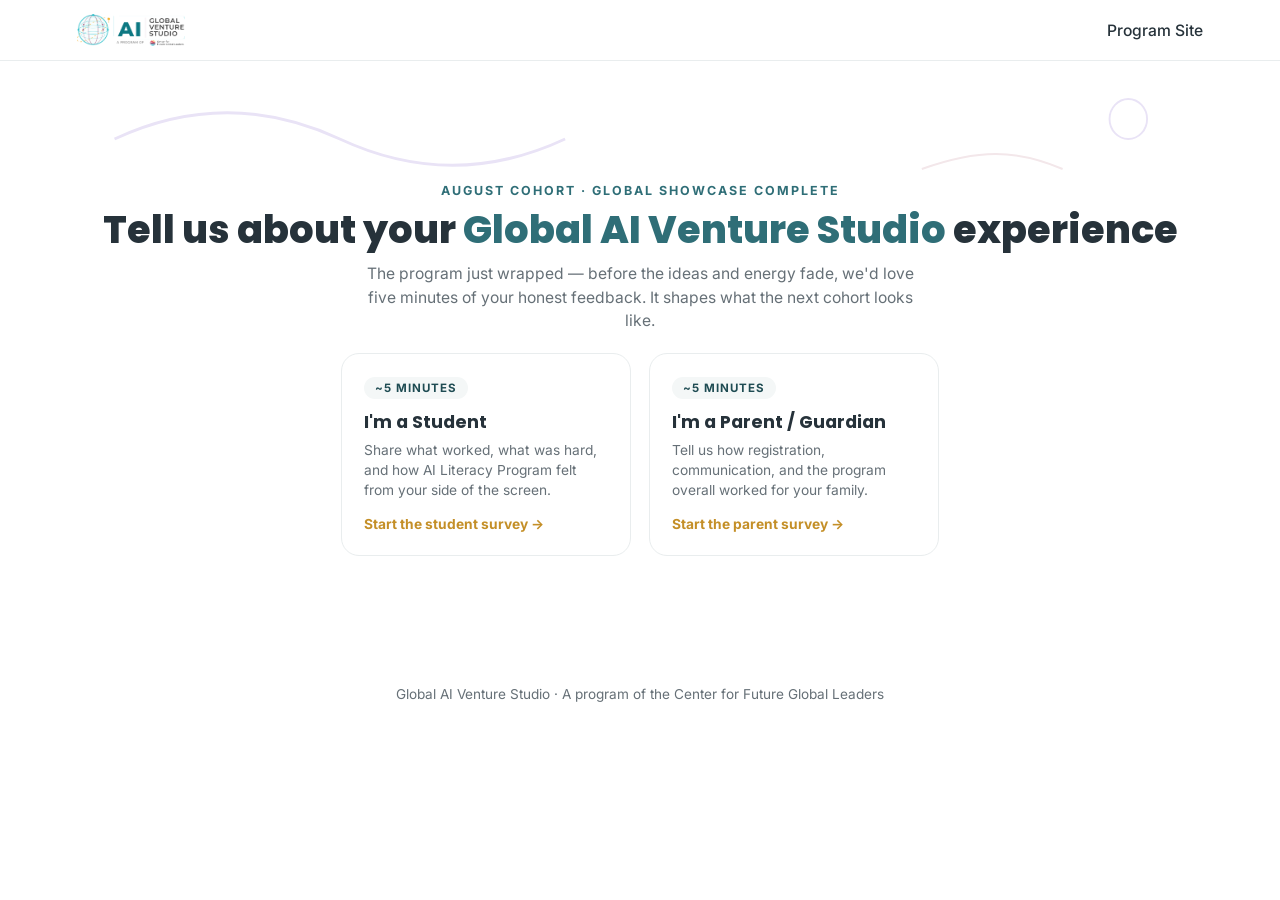
<file: index.html>
<!DOCTYPE html>
<html lang="en">
<head>
<meta charset="UTF-8">
<meta name="viewport" content="width=device-width, initial-scale=1.0">
<title>GAIVS End-of-Program Survey</title>
<link rel="preconnect" href="https://fonts.googleapis.com">
<link href="https://fonts.googleapis.com/css2?family=Poppins:wght@700;800&family=Inter:wght@400;500;600;700&display=swap" rel="stylesheet">
<link rel="icon" type="image/png" href="favicon.png">
<link rel="stylesheet" href="style.css?v=1787335695">
</head>
<body>

<header class="site-header">
  <div class="logo-mark"><img src="logo.png" alt="AI Global Venture Studio"></div>
  <nav>
    <a href="https://ailiteracy.cfgltoday.org" target="_blank" rel="noopener">Program Site</a>
  </nav>
</header>

<section class="hero">
  <svg class="hero-decor" width="100%" height="90" viewBox="0 0 1200 90" preserveAspectRatio="none">
    <path d="M40,50 C120,15 200,15 280,50 C360,85 440,85 520,50" fill="none" stroke="#e9e3f6" stroke-width="3"/>
    <circle cx="1120" cy="30" r="20" fill="none" stroke="#e9e3f6" stroke-width="2"/>
    <path d="M900,80 C960,60 1000,60 1050,80" fill="none" stroke="#f3e7ea" stroke-width="2"/>
  </svg>
  <div class="eyebrow">August Cohort · Global Showcase Complete</div>
  <h1>Tell us about your <span class="accent">Global AI Venture Studio</span> experience</h1>
  <p class="sub">The program just wrapped — before the ideas and energy fade, we'd love five minutes of your honest feedback. It shapes what the next cohort looks like.</p>
</section>

<div class="form-wrap" style="margin-top: 0;">
  <div class="landing-cards">
    <a class="landing-card" href="student.html">
      <span class="tag">~5 minutes</span>
      <h3>I'm a Student</h3>
      <p>Share what worked, what was hard, and how AI Literacy Program felt from your side of the screen.</p>
      <span class="go">Start the student survey →</span>
    </a>
    <a class="landing-card" href="parent.html">
      <span class="tag">~5 minutes</span>
      <h3>I'm a Parent / Guardian</h3>
      <p>Tell us how registration, communication, and the program overall worked for your family.</p>
      <span class="go">Start the parent survey →</span>
    </a>
  </div>
</div>

<footer class="site-footer">
  Global AI Venture Studio · A program of the Center for Future Global Leaders
</footer>

</body>
</html>
</file>
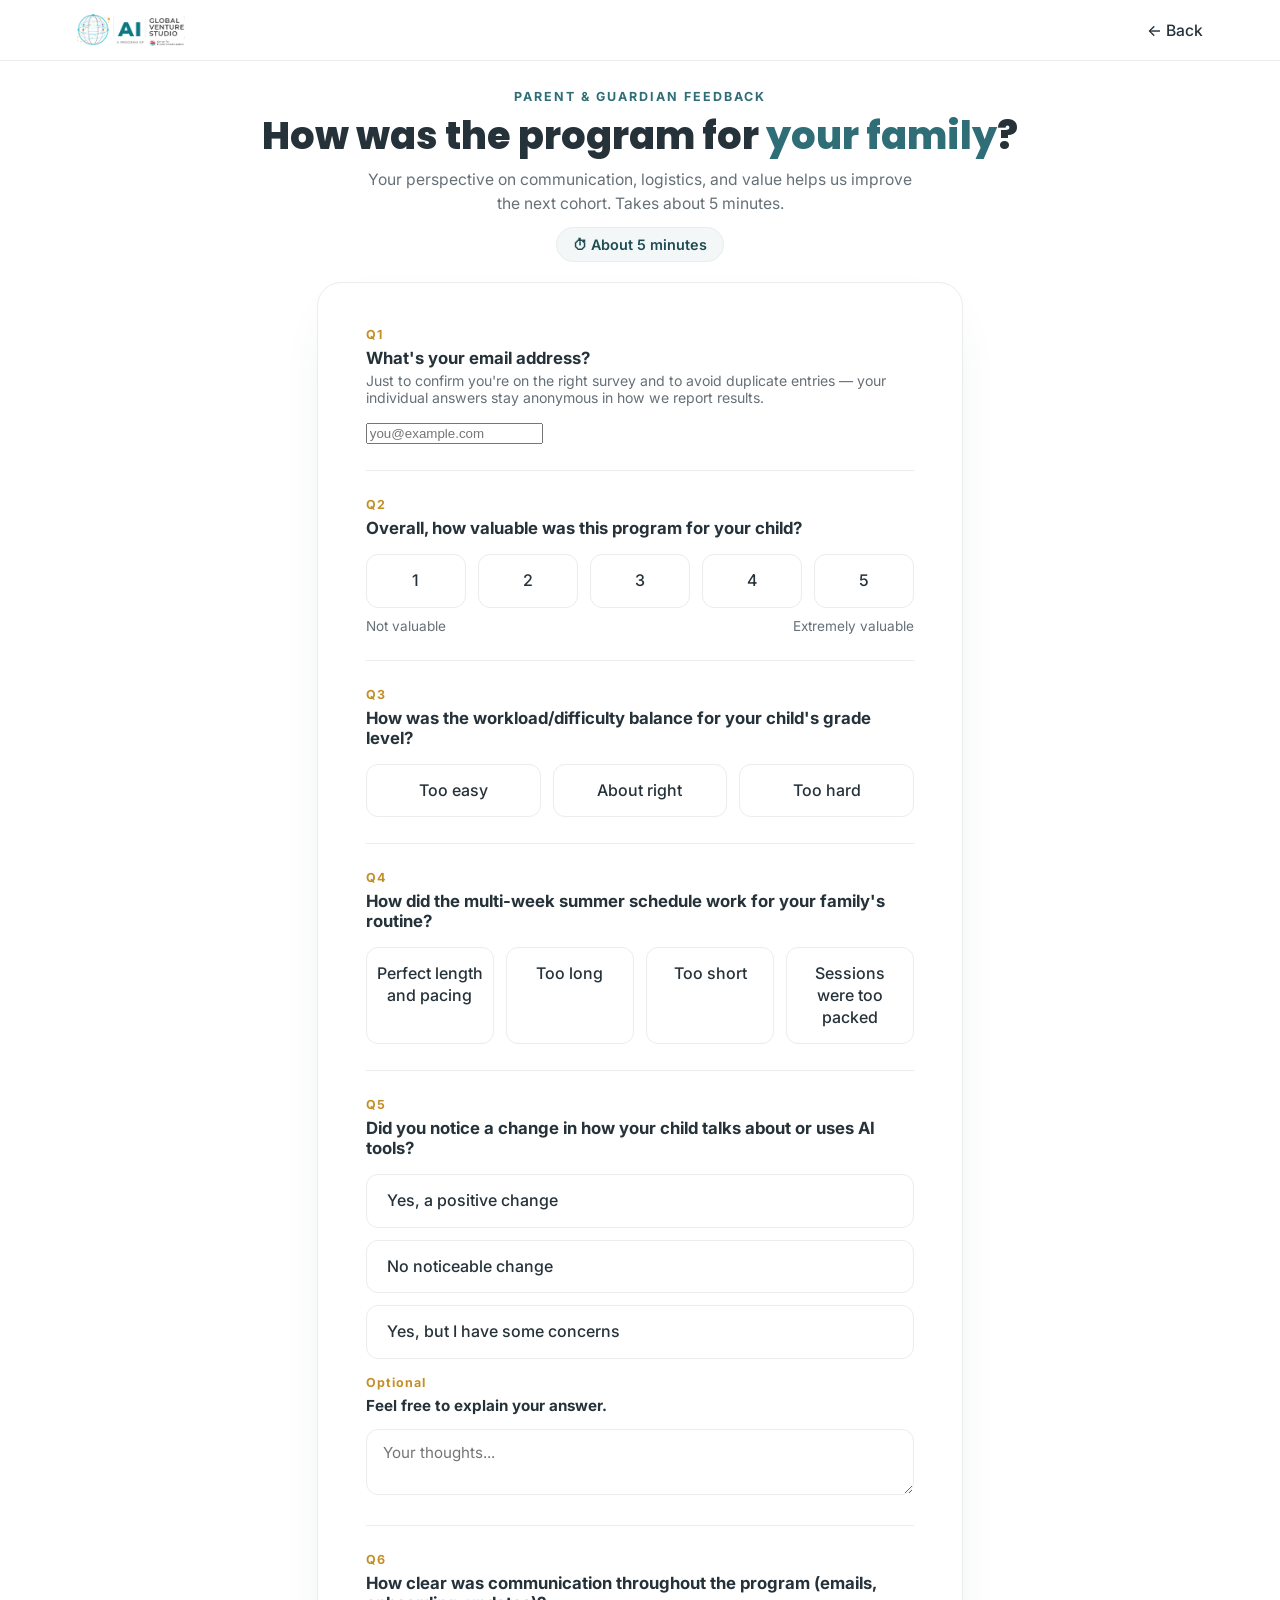
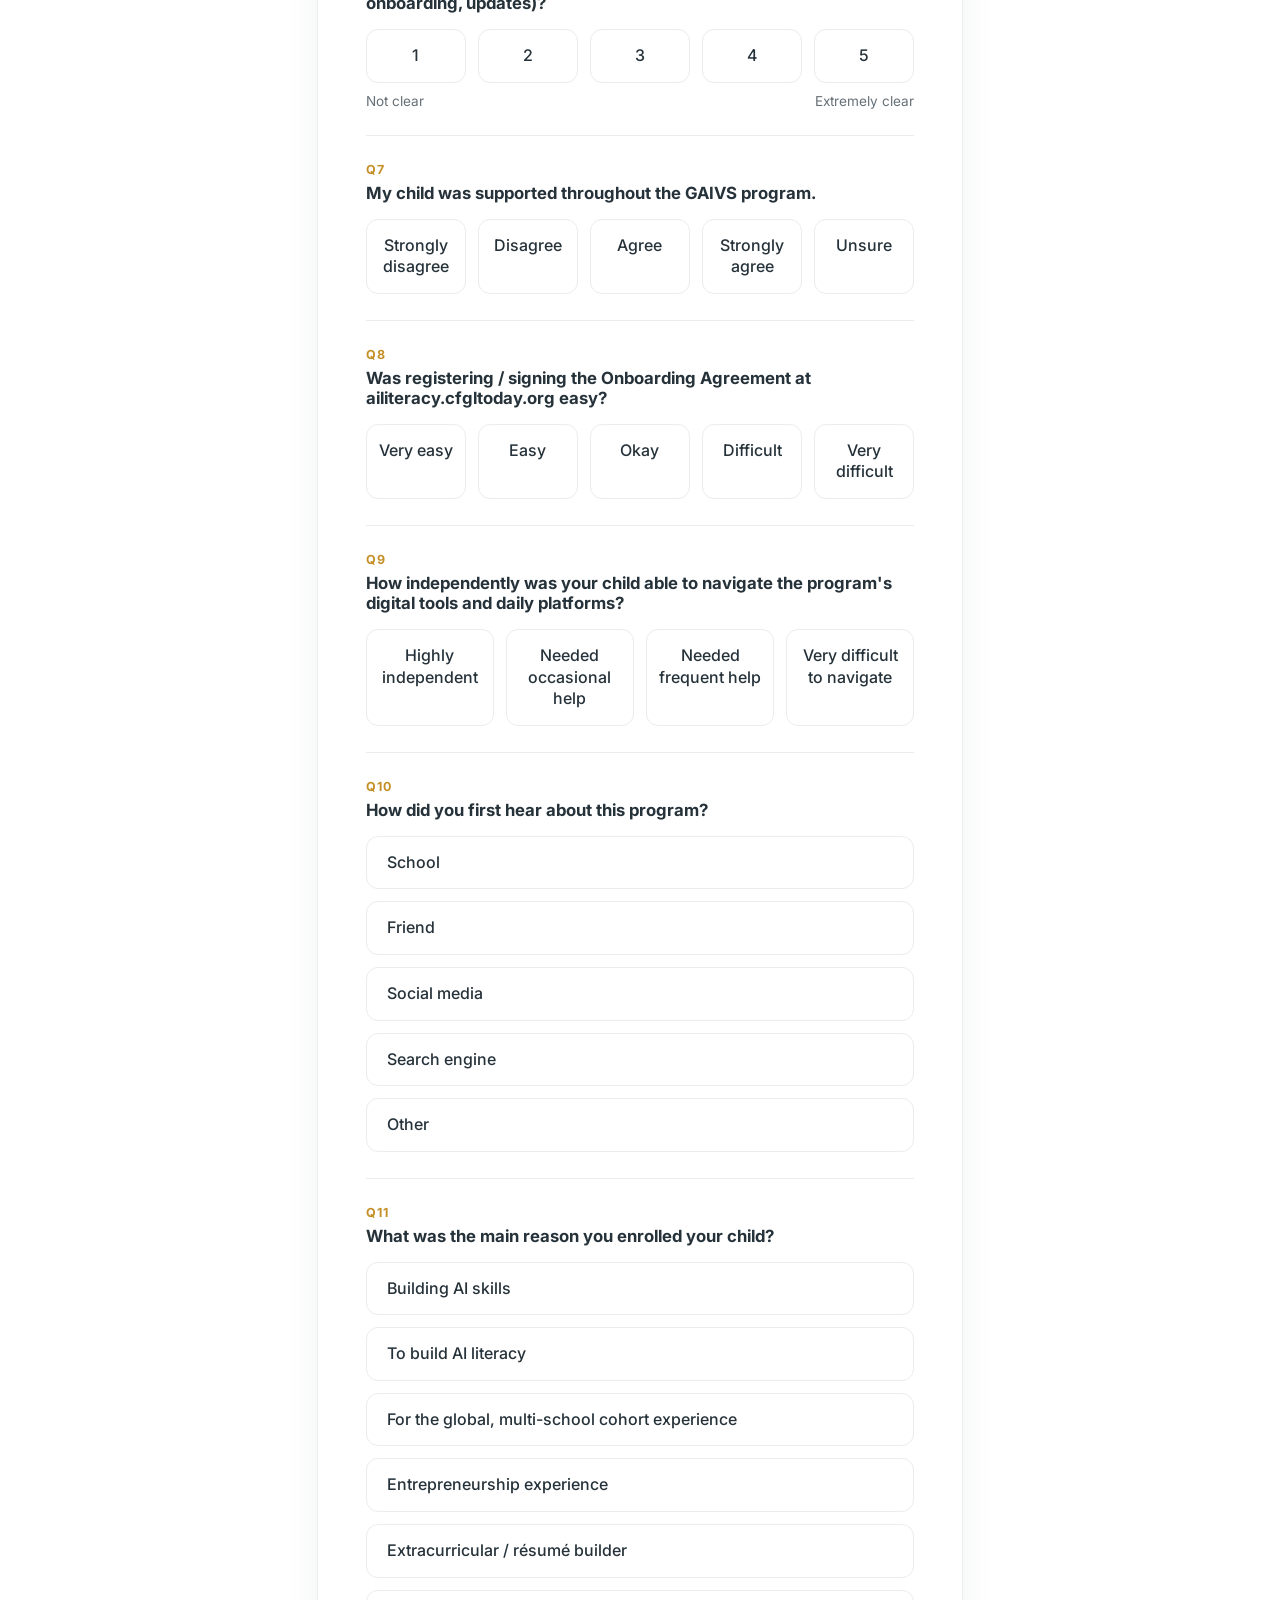
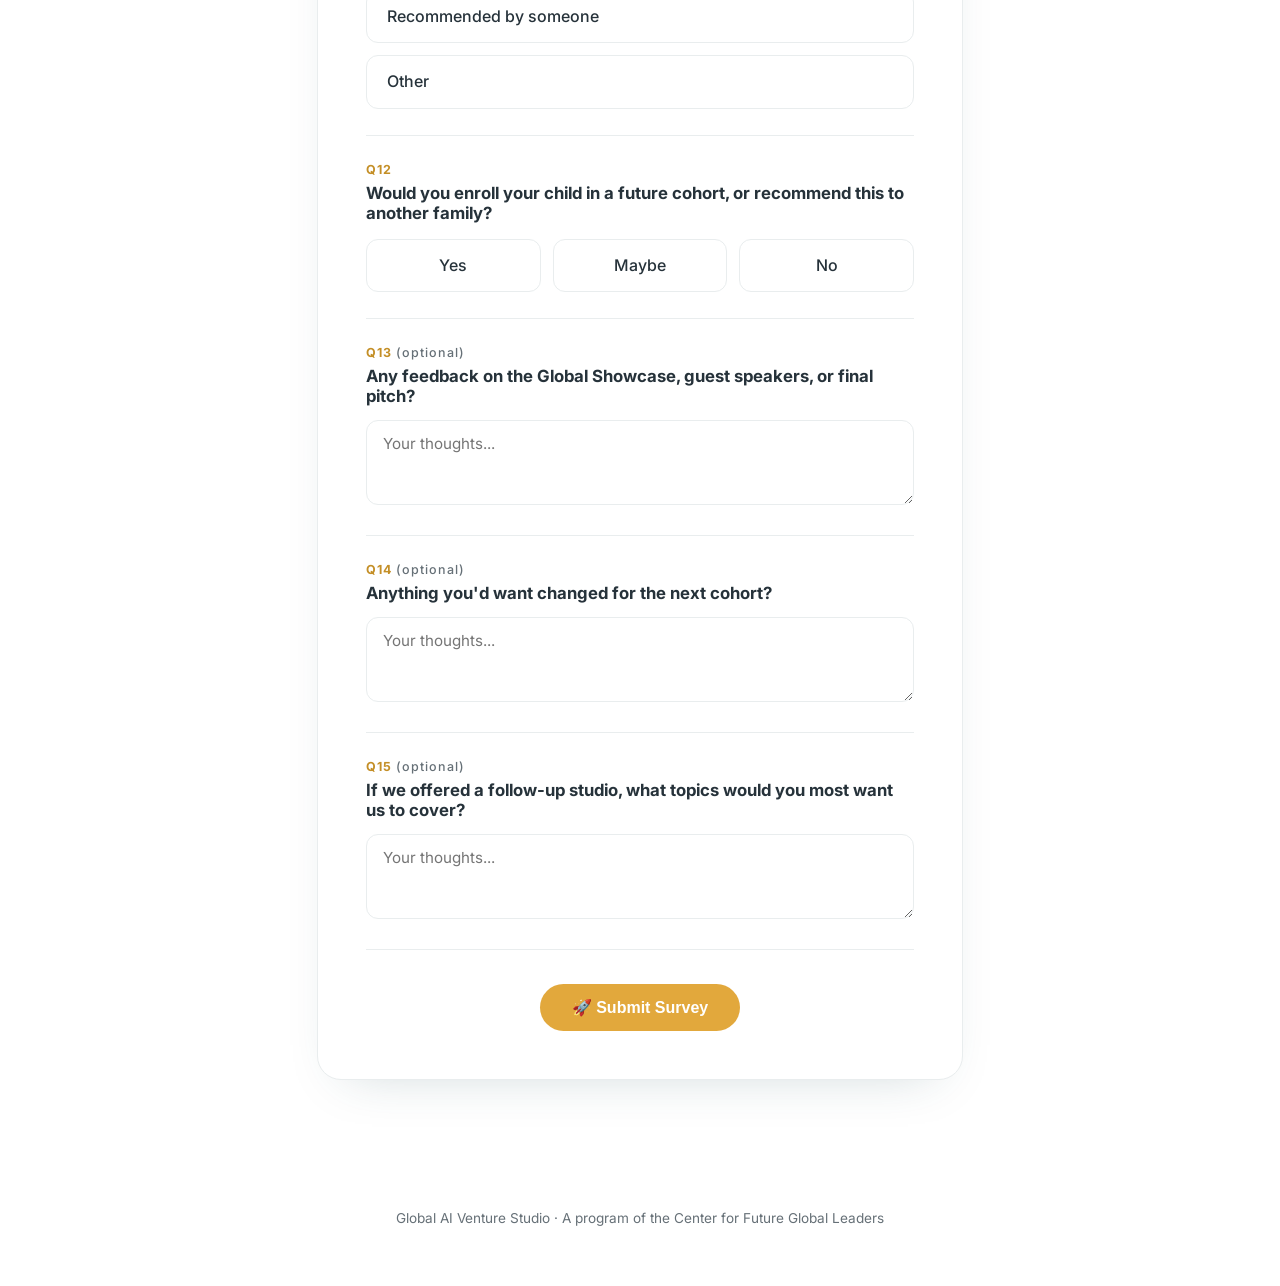
<file: parent.html>
<!DOCTYPE html>
<html lang="en">
<head>
<meta charset="UTF-8">
<meta name="viewport" content="width=device-width, initial-scale=1.0">
<title>Parent Survey — GAIVS</title>
<link rel="preconnect" href="https://fonts.googleapis.com">
<link href="https://fonts.googleapis.com/css2?family=Poppins:wght@700;800&family=Inter:wght@400;500;600;700&display=swap" rel="stylesheet">
<link rel="icon" type="image/png" href="favicon.png">
<link rel="stylesheet" href="style.css?v=1787335695">
</head>
<body>

<header class="site-header">
  <div class="logo-mark"><img src="logo.png" alt="AI Global Venture Studio"></div>
  <nav><a href="index.html">← Back</a></nav>
</header>

<section class="hero">
  <div class="eyebrow">Parent & Guardian Feedback</div>
  <h1>How was the program for <span class="accent">your family</span>?</h1>
  <p class="sub">Your perspective on communication, logistics, and value helps us improve the next cohort. Takes about 5 minutes.</p>
  <div class="time-chip">⏱ About 5 minutes</div>
</section>

<div class="form-wrap">
  <div class="card">

    <form id="parentForm" novalidate>

      <div class="q-block">
        <span class="q-number">Q1</span>
        <p class="q-text">What's your email address?</p>
        <p class="q-help">Just to confirm you're on the right survey and to avoid duplicate entries — your individual answers stay anonymous in how we report results.</p>
        <input type="email" name="email" placeholder="you@example.com" required>
      </div>

      <div class="q-block">
        <span class="q-number">Q2</span>
        <p class="q-text">Overall, how valuable was this program for your child?</p>
        <div class="options scale-row">
          <label class="option"><input type="radio" name="overall_value" value="1" required><span>1</span></label>
          <label class="option"><input type="radio" name="overall_value" value="2"><span>2</span></label>
          <label class="option"><input type="radio" name="overall_value" value="3"><span>3</span></label>
          <label class="option"><input type="radio" name="overall_value" value="4"><span>4</span></label>
          <label class="option"><input type="radio" name="overall_value" value="5"><span>5</span></label>
        </div>
        <div class="scale-labels"><span>Not valuable</span><span>Extremely valuable</span></div>
      </div>

      <div class="q-block">
        <span class="q-number">Q3</span>
        <p class="q-text">How was the workload/difficulty balance for your child's grade level?</p>
        <div class="options scale-row" style="--cols:3;">
          <label class="option"><input type="radio" name="workload_balance" value="Too easy" required><span>Too easy</span></label>
          <label class="option"><input type="radio" name="workload_balance" value="About right"><span>About right</span></label>
          <label class="option"><input type="radio" name="workload_balance" value="Too hard"><span>Too hard</span></label>
        </div>
      </div>

      <div class="q-block">
        <span class="q-number">Q4</span>
        <p class="q-text">How did the multi-week summer schedule work for your family's routine?</p>
        <div class="options scale-row" style="--cols:4;">
          <label class="option"><input type="radio" name="schedule_pacing" value="Perfect length and pacing" required><span>Perfect length and pacing</span></label>
          <label class="option"><input type="radio" name="schedule_pacing" value="Too long"><span>Too long</span></label>
          <label class="option"><input type="radio" name="schedule_pacing" value="Too short"><span>Too short</span></label>
          <label class="option"><input type="radio" name="schedule_pacing" value="Sessions were too packed"><span>Sessions were too packed</span></label>
        </div>
      </div>

      <div class="q-block">
        <span class="q-number">Q5</span>
        <p class="q-text">Did you notice a change in how your child talks about or uses AI tools?</p>
        <div class="options stacked">
          <label class="option"><input type="radio" name="ai_use_change" value="Yes, a positive change" required><span>Yes, a positive change</span></label>
          <label class="option"><input type="radio" name="ai_use_change" value="No noticeable change"><span>No noticeable change</span></label>
          <label class="option"><input type="radio" name="ai_use_change" value="Yes, some concerns"><span>Yes, but I have some concerns</span></label>
        </div>
        <p class="q-number" style="margin-top:16px;">Optional</p>
        <p class="q-text" style="font-size:0.95rem;">Feel free to explain your answer.</p>
        <textarea name="ai_use_change_explain" rows="2" placeholder="Your thoughts..."></textarea>
      </div>

      <div class="q-block">
        <span class="q-number">Q6</span>
        <p class="q-text">How clear was communication throughout the program (emails, onboarding, updates)?</p>
        <div class="options scale-row">
          <label class="option"><input type="radio" name="comm_clarity" value="1" required><span>1</span></label>
          <label class="option"><input type="radio" name="comm_clarity" value="2"><span>2</span></label>
          <label class="option"><input type="radio" name="comm_clarity" value="3"><span>3</span></label>
          <label class="option"><input type="radio" name="comm_clarity" value="4"><span>4</span></label>
          <label class="option"><input type="radio" name="comm_clarity" value="5"><span>5</span></label>
        </div>
        <div class="scale-labels"><span>Not clear</span><span>Extremely clear</span></div>
      </div>

      <div class="q-block">
        <span class="q-number">Q7</span>
        <p class="q-text">My child was supported throughout the GAIVS program.</p>
        <div class="options scale-row likert-row">
          <label class="option"><input type="radio" name="child_supported" value="Strongly disagree" required><span>Strongly disagree</span></label>
          <label class="option"><input type="radio" name="child_supported" value="Disagree"><span>Disagree</span></label>
          <label class="option"><input type="radio" name="child_supported" value="Agree"><span>Agree</span></label>
          <label class="option"><input type="radio" name="child_supported" value="Strongly agree"><span>Strongly agree</span></label>
          <label class="option"><input type="radio" name="child_supported" value="Unsure"><span>Unsure</span></label>
        </div>
      </div>

      <div class="q-block">
        <span class="q-number">Q8</span>
        <p class="q-text">Was registering / signing the Onboarding Agreement at ailiteracy.cfgltoday.org easy?</p>
        <div class="options scale-row">
          <label class="option"><input type="radio" name="registration_ease" value="Very easy" required><span>Very easy</span></label>
          <label class="option"><input type="radio" name="registration_ease" value="Easy"><span>Easy</span></label>
          <label class="option"><input type="radio" name="registration_ease" value="Okay"><span>Okay</span></label>
          <label class="option"><input type="radio" name="registration_ease" value="Difficult"><span>Difficult</span></label>
          <label class="option"><input type="radio" name="registration_ease" value="Very difficult"><span>Very difficult</span></label>
        </div>
      </div>

      <div class="q-block">
        <span class="q-number">Q9</span>
        <p class="q-text">How independently was your child able to navigate the program's digital tools and daily platforms?</p>
        <div class="options scale-row" style="--cols:4;">
          <label class="option"><input type="radio" name="digital_independence" value="Highly independent" required><span>Highly independent</span></label>
          <label class="option"><input type="radio" name="digital_independence" value="Needed occasional help"><span>Needed occasional help</span></label>
          <label class="option"><input type="radio" name="digital_independence" value="Needed frequent help"><span>Needed frequent help</span></label>
          <label class="option"><input type="radio" name="digital_independence" value="Very difficult to navigate"><span>Very difficult to navigate</span></label>
        </div>
      </div>

      <div class="q-block">
        <span class="q-number">Q10</span>
        <p class="q-text">How did you first hear about this program?</p>
        <div class="options stacked">
          <label class="option"><input type="radio" name="heard_about" value="School" required><span>School</span></label>
          <label class="option"><input type="radio" name="heard_about" value="Friend"><span>Friend</span></label>
          <label class="option"><input type="radio" name="heard_about" value="Social media"><span>Social media</span></label>
          <label class="option"><input type="radio" name="heard_about" value="Search"><span>Search engine</span></label>
          <label class="option">
            <input type="radio" name="heard_about" value="Other" data-followup-trigger="heard_about_other" data-followup-value="Other"><span>Other</span>
          </label>
        </div>
        <input type="text" id="heard_about_other" class="followup" name="heard_about_other" placeholder="Tell us where">
      </div>

      <div class="q-block">
        <span class="q-number">Q11</span>
        <p class="q-text">What was the main reason you enrolled your child?</p>
        <div class="options stacked">
          <label class="option"><input type="radio" name="enroll_reason" value="AI skills" required><span>Building AI skills</span></label>
          <label class="option"><input type="radio" name="enroll_reason" value="AI literacy"><span>To build AI literacy</span></label>
          <label class="option"><input type="radio" name="enroll_reason" value="Global cohort"><span>For the global, multi-school cohort experience</span></label>
          <label class="option"><input type="radio" name="enroll_reason" value="Entrepreneurship"><span>Entrepreneurship experience</span></label>
          <label class="option"><input type="radio" name="enroll_reason" value="Extracurricular"><span>Extracurricular / résumé builder</span></label>
          <label class="option"><input type="radio" name="enroll_reason" value="Recommended"><span>Recommended by someone</span></label>
          <label class="option">
            <input type="radio" name="enroll_reason" value="Other" data-followup-trigger="enroll_reason_other" data-followup-value="Other"><span>Other</span>
          </label>
        </div>
        <input type="text" id="enroll_reason_other" class="followup" name="enroll_reason_other" placeholder="Tell us more">
      </div>

      <div class="q-block">
        <span class="q-number">Q12</span>
        <p class="q-text">Would you enroll your child in a future cohort, or recommend this to another family?</p>
        <div class="options scale-row" style="--cols:3;">
          <label class="option"><input type="radio" name="would_recommend" value="Yes" required><span>Yes</span></label>
          <label class="option"><input type="radio" name="would_recommend" value="Maybe"><span>Maybe</span></label>
          <label class="option"><input type="radio" name="would_recommend" value="No"><span>No</span></label>
        </div>
      </div>

      <div class="q-block">
        <span class="q-number">Q13 <span style="color:var(--gray); font-weight:500;">(optional)</span></span>
        <p class="q-text">Any feedback on the Global Showcase, guest speakers, or final pitch?</p>
        <textarea name="showcase_feedback" rows="3" placeholder="Your thoughts..."></textarea>
      </div>

      <div class="q-block">
        <span class="q-number">Q14 <span style="color:var(--gray); font-weight:500;">(optional)</span></span>
        <p class="q-text">Anything you'd want changed for the next cohort?</p>
        <textarea name="change_next_time" rows="3" placeholder="Your thoughts..."></textarea>
      </div>

      <div class="q-block">
        <span class="q-number">Q15 <span style="color:var(--gray); font-weight:500;">(optional)</span></span>
        <p class="q-text">If we offered a follow-up studio, what topics would you most want us to cover?</p>
        <textarea name="followup_topics" rows="3" placeholder="Your thoughts..."></textarea>
      </div>

      <p class="error-note"></p>

      <div class="submit-row">
        <button type="submit" class="pill-btn">🚀 Submit Survey</button>
      </div>
    </form>

    <div id="thankyou" class="thankyou">
      <div class="check">✓</div>
      <h2>Thank you!</h2>
      <p>We appreciate you taking the time — this directly shapes the next cohort.</p>
    </div>

  </div>
</div>

<footer class="site-footer">
  Global AI Venture Studio · A program of the Center for Future Global Leaders
</footer>

<script src="survey.js?v=1787335695"></script>
<script>initSurveyForm('parentForm', 'parent');</script>
</body>
</html>
</file>
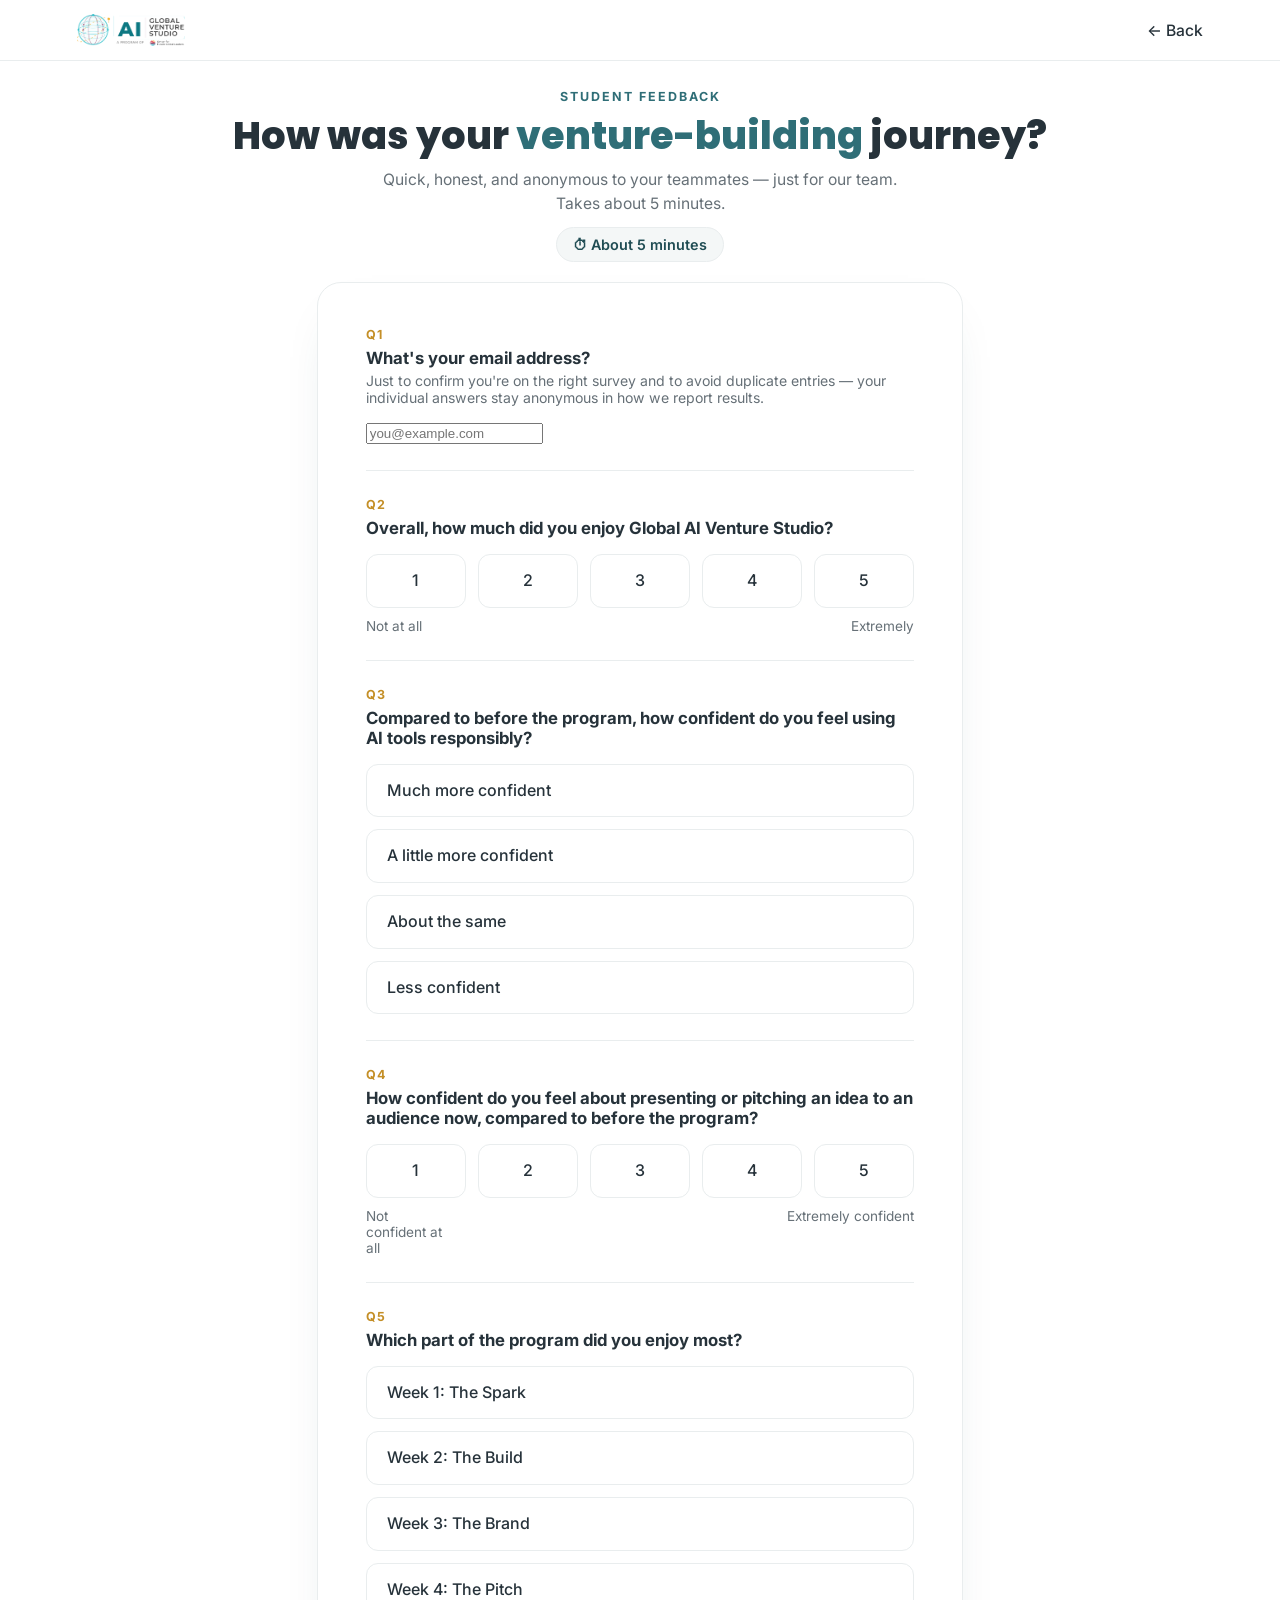
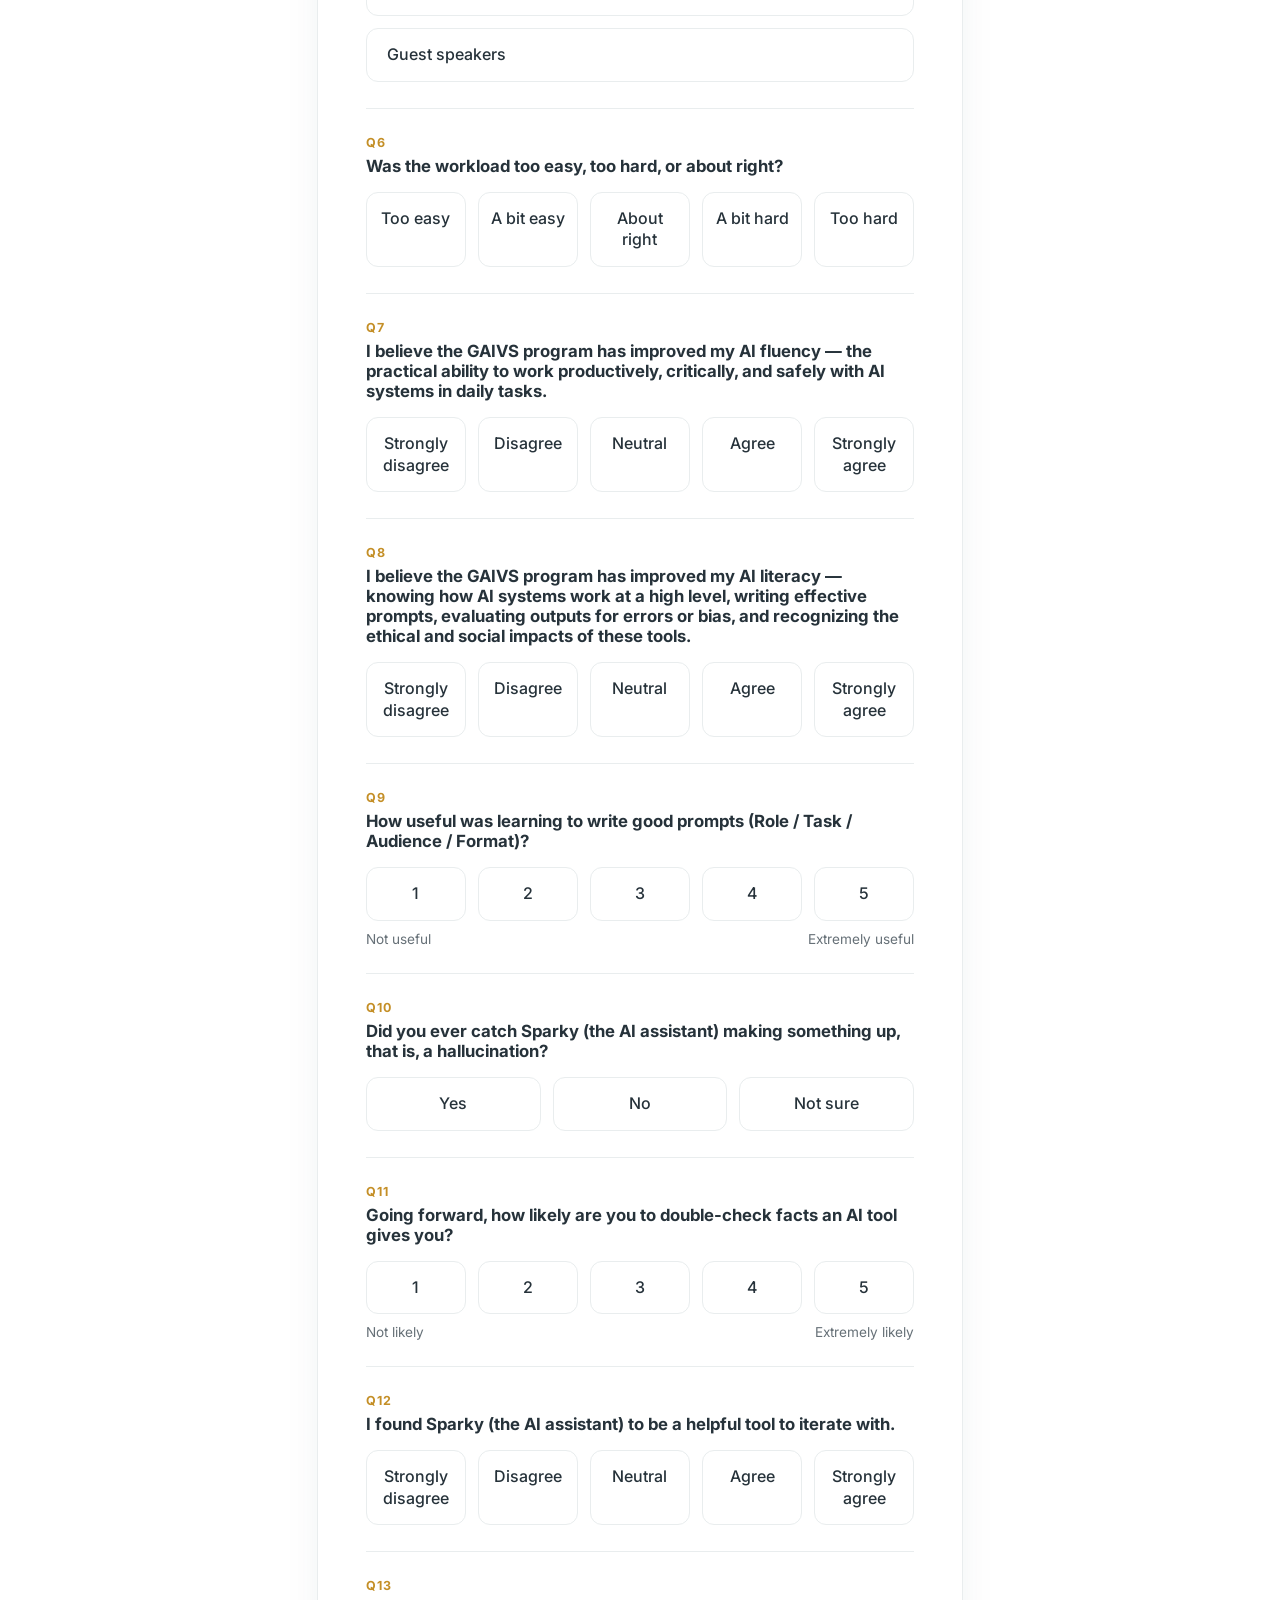
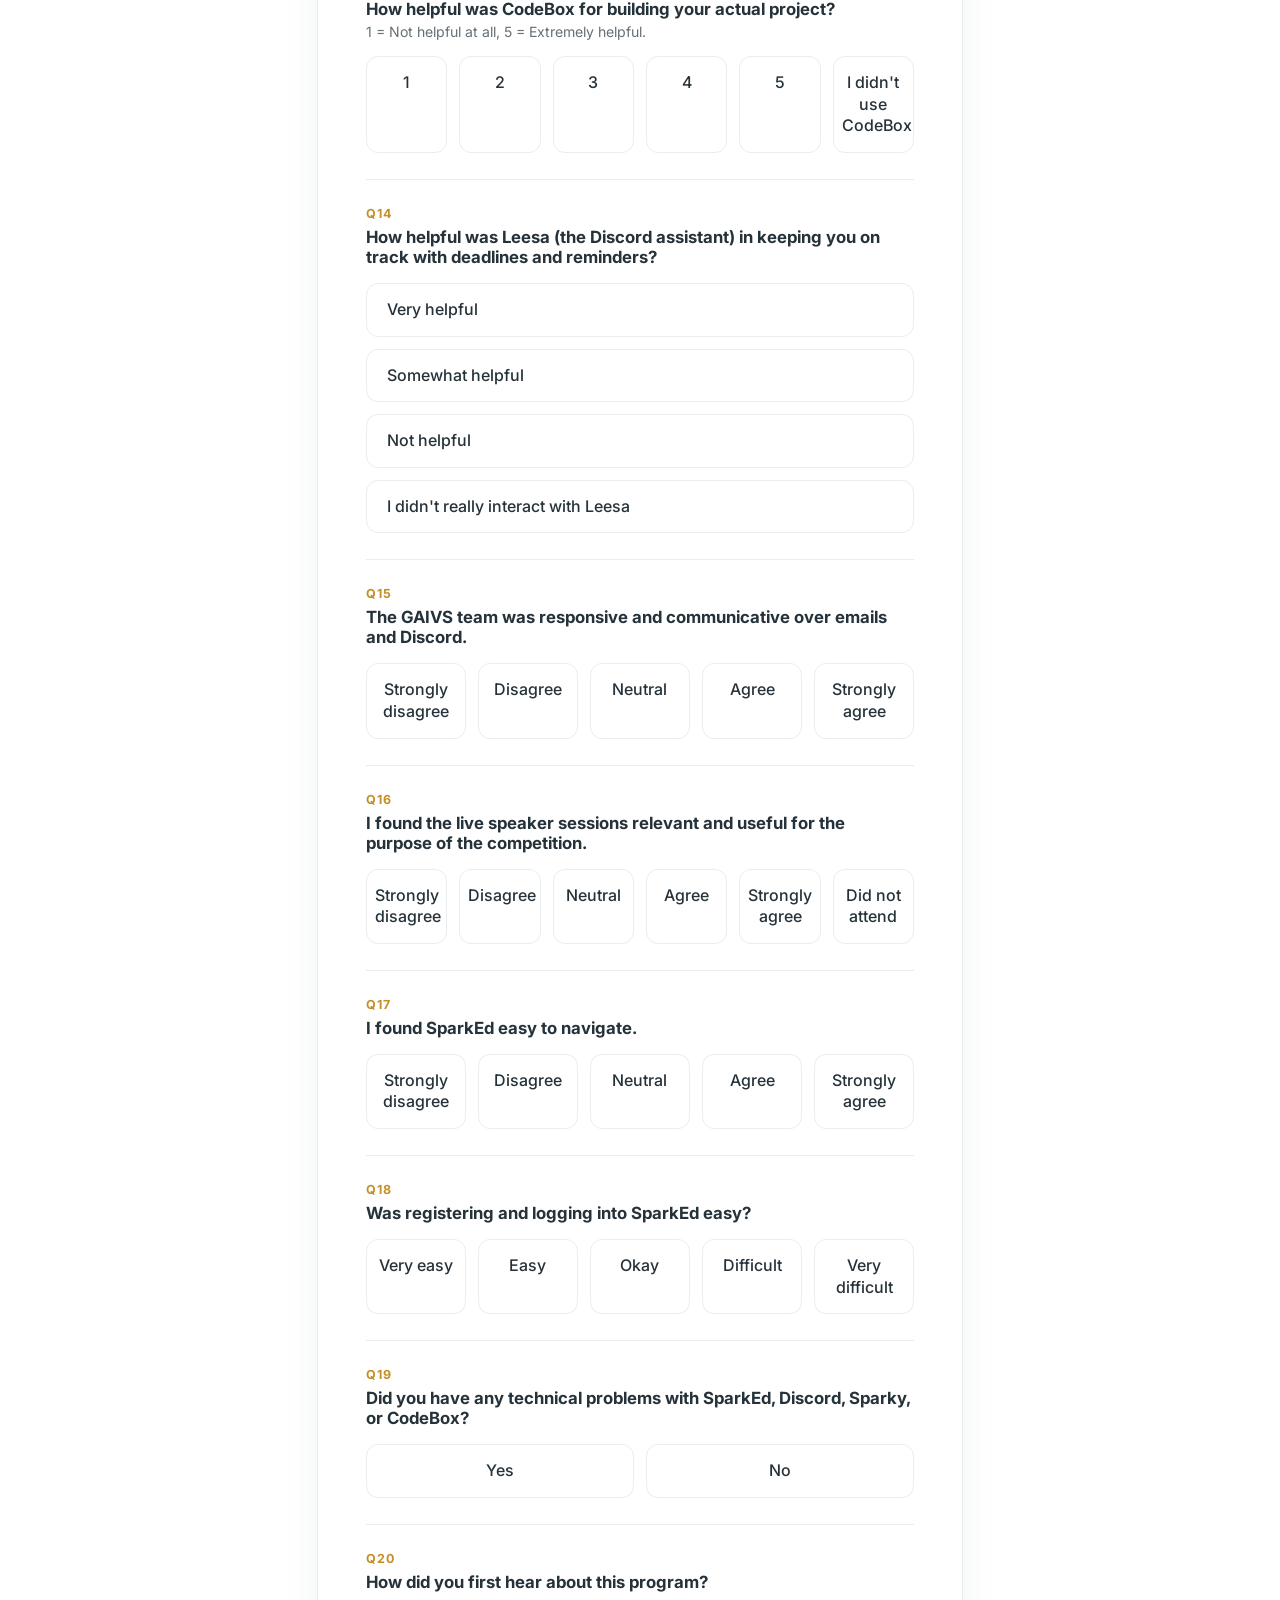
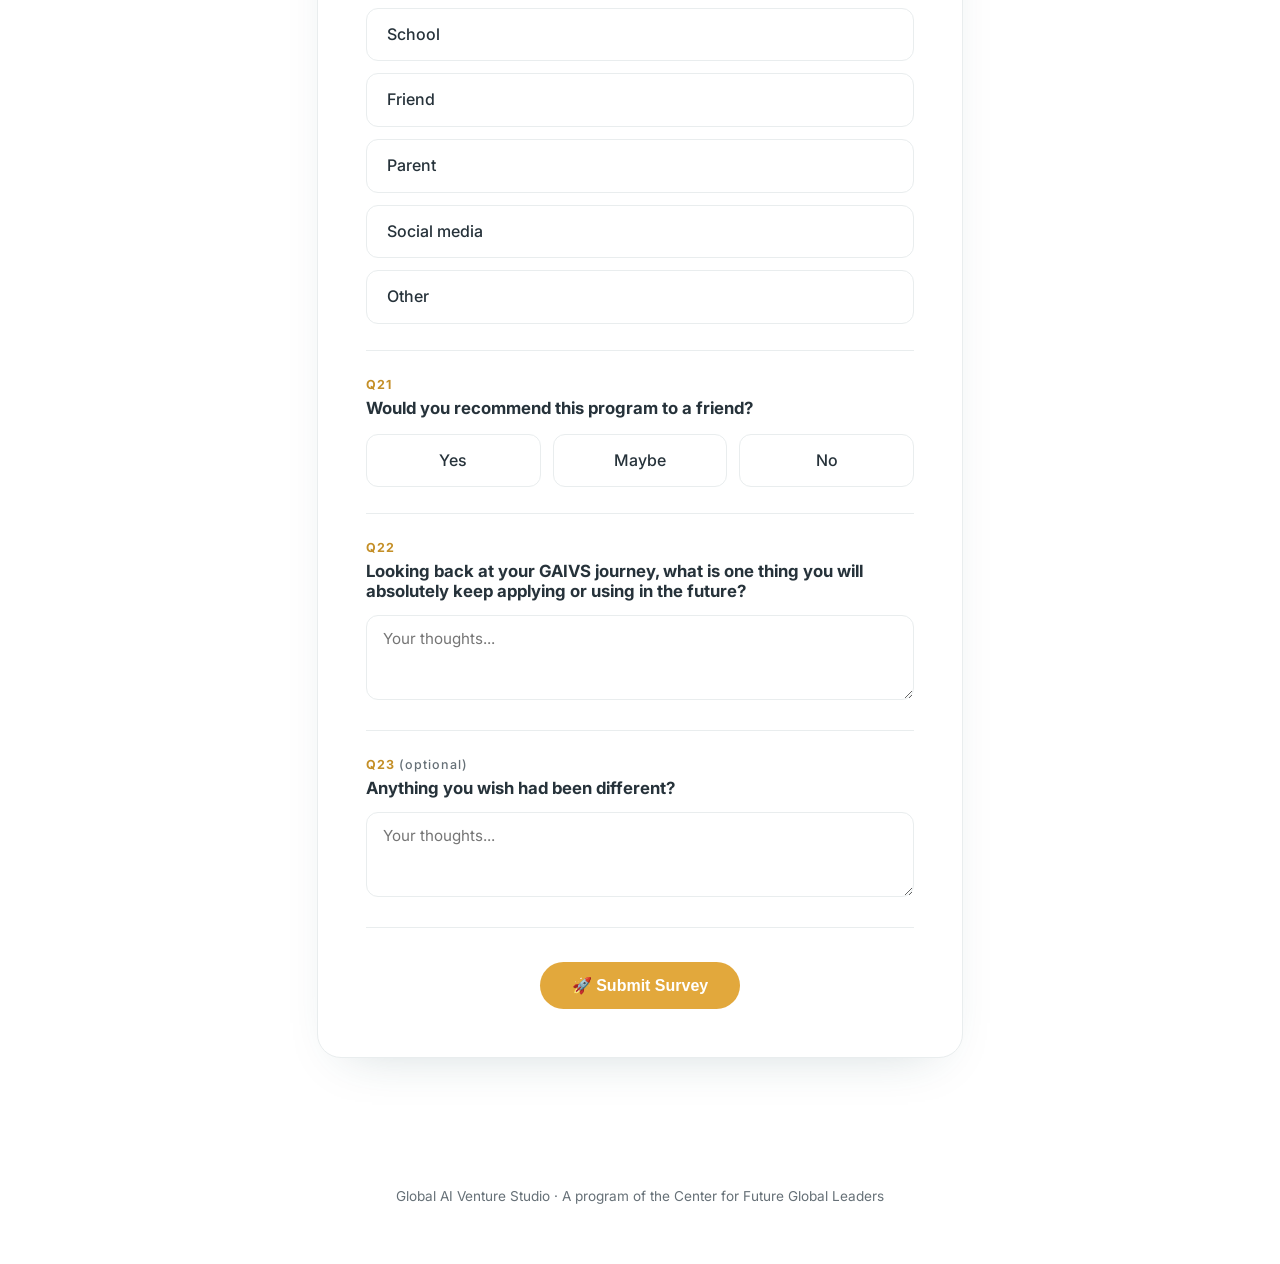
<file: student.html>
<!DOCTYPE html>
<html lang="en">
<head>
<meta charset="UTF-8">
<meta name="viewport" content="width=device-width, initial-scale=1.0">
<title>Student Survey — GAIVS</title>
<link rel="preconnect" href="https://fonts.googleapis.com">
<link href="https://fonts.googleapis.com/css2?family=Poppins:wght@700;800&family=Inter:wght@400;500;600;700&display=swap" rel="stylesheet">
<link rel="icon" type="image/png" href="favicon.png">
<link rel="stylesheet" href="style.css?v=1787335695">
</head>
<body>

<header class="site-header">
  <div class="logo-mark"><img src="logo.png" alt="AI Global Venture Studio"></div>
  <nav><a href="index.html">← Back</a></nav>
</header>

<section class="hero">
  <div class="eyebrow">Student Feedback</div>
  <h1>How was your <span class="accent">venture-building</span> journey?</h1>
  <p class="sub">Quick, honest, and anonymous to your teammates — just for our team. Takes about 5 minutes.</p>
  <div class="time-chip">⏱ About 5 minutes</div>
</section>

<div class="form-wrap">
  <div class="card">

    <form id="studentForm" novalidate>

      <div class="q-block">
        <span class="q-number">Q1</span>
        <p class="q-text">What's your email address?</p>
        <p class="q-help">Just to confirm you're on the right survey and to avoid duplicate entries — your individual answers stay anonymous in how we report results.</p>
        <input type="email" name="email" placeholder="you@example.com" required>
      </div>

      <div class="q-block">
        <span class="q-number">Q2</span>
        <p class="q-text">Overall, how much did you enjoy Global AI Venture Studio?</p>
        <div class="options scale-row" role="radiogroup">
          <label class="option"><input type="radio" name="enjoyment" value="1" required><span>1</span></label>
          <label class="option"><input type="radio" name="enjoyment" value="2"><span>2</span></label>
          <label class="option"><input type="radio" name="enjoyment" value="3"><span>3</span></label>
          <label class="option"><input type="radio" name="enjoyment" value="4"><span>4</span></label>
          <label class="option"><input type="radio" name="enjoyment" value="5"><span>5</span></label>
        </div>
        <div class="scale-labels"><span>Not at all</span><span>Extremely</span></div>
      </div>

      <div class="q-block">
        <span class="q-number">Q3</span>
        <p class="q-text">Compared to before the program, how confident do you feel using AI tools responsibly?</p>
        <div class="options stacked">
          <label class="option"><input type="radio" name="ai_confidence" value="Much more confident" required><span>Much more confident</span></label>
          <label class="option"><input type="radio" name="ai_confidence" value="A little more confident"><span>A little more confident</span></label>
          <label class="option"><input type="radio" name="ai_confidence" value="About the same"><span>About the same</span></label>
          <label class="option"><input type="radio" name="ai_confidence" value="Less confident"><span>Less confident</span></label>
        </div>
      </div>

      <div class="q-block">
        <span class="q-number">Q4</span>
        <p class="q-text">How confident do you feel about presenting or pitching an idea to an audience now, compared to before the program?</p>
        <div class="options scale-row">
          <label class="option"><input type="radio" name="pitch_confidence" value="1" required><span>1</span></label>
          <label class="option"><input type="radio" name="pitch_confidence" value="2"><span>2</span></label>
          <label class="option"><input type="radio" name="pitch_confidence" value="3"><span>3</span></label>
          <label class="option"><input type="radio" name="pitch_confidence" value="4"><span>4</span></label>
          <label class="option"><input type="radio" name="pitch_confidence" value="5"><span>5</span></label>
        </div>
        <div class="scale-labels"><span>Not confident at all</span><span>Extremely confident</span></div>
      </div>

      <div class="q-block">
        <span class="q-number">Q5</span>
        <p class="q-text">Which part of the program did you enjoy most?</p>
        <div class="options stacked">
          <label class="option"><input type="radio" name="favorite_part" value="Week 1: The Spark" required><span>Week 1: The Spark</span></label>
          <label class="option"><input type="radio" name="favorite_part" value="Week 2: The Build"><span>Week 2: The Build</span></label>
          <label class="option"><input type="radio" name="favorite_part" value="Week 3: The Brand"><span>Week 3: The Brand</span></label>
          <label class="option"><input type="radio" name="favorite_part" value="Week 4: The Pitch"><span>Week 4: The Pitch</span></label>
          <label class="option"><input type="radio" name="favorite_part" value="Guest speakers"><span>Guest speakers</span></label>
        </div>
      </div>

      <div class="q-block">
        <span class="q-number">Q6</span>
        <p class="q-text">Was the workload too easy, too hard, or about right?</p>
        <div class="options scale-row">
          <label class="option"><input type="radio" name="workload" value="Too easy" required><span>Too easy</span></label>
          <label class="option"><input type="radio" name="workload" value="A bit easy"><span>A bit easy</span></label>
          <label class="option"><input type="radio" name="workload" value="About right"><span>About right</span></label>
          <label class="option"><input type="radio" name="workload" value="A bit hard"><span>A bit hard</span></label>
          <label class="option"><input type="radio" name="workload" value="Too hard"><span>Too hard</span></label>
        </div>
      </div>

      <div class="q-block">
        <span class="q-number">Q7</span>
        <p class="q-text">I believe the GAIVS program has improved my <strong>AI fluency</strong> — the practical ability to work productively, critically, and safely with AI systems in daily tasks.</p>
        <div class="options scale-row likert-row">
          <label class="option"><input type="radio" name="ai_fluency" value="Strongly disagree" required><span>Strongly disagree</span></label>
          <label class="option"><input type="radio" name="ai_fluency" value="Disagree"><span>Disagree</span></label>
          <label class="option"><input type="radio" name="ai_fluency" value="Neutral"><span>Neutral</span></label>
          <label class="option"><input type="radio" name="ai_fluency" value="Agree"><span>Agree</span></label>
          <label class="option"><input type="radio" name="ai_fluency" value="Strongly agree"><span>Strongly agree</span></label>
        </div>
      </div>

      <div class="q-block">
        <span class="q-number">Q8</span>
        <p class="q-text">I believe the GAIVS program has improved my <strong>AI literacy</strong> — knowing how AI systems work at a high level, writing effective prompts, evaluating outputs for errors or bias, and recognizing the ethical and social impacts of these tools.</p>
        <div class="options scale-row likert-row">
          <label class="option"><input type="radio" name="ai_literacy" value="Strongly disagree" required><span>Strongly disagree</span></label>
          <label class="option"><input type="radio" name="ai_literacy" value="Disagree"><span>Disagree</span></label>
          <label class="option"><input type="radio" name="ai_literacy" value="Neutral"><span>Neutral</span></label>
          <label class="option"><input type="radio" name="ai_literacy" value="Agree"><span>Agree</span></label>
          <label class="option"><input type="radio" name="ai_literacy" value="Strongly agree"><span>Strongly agree</span></label>
        </div>
      </div>

      <div class="q-block">
        <span class="q-number">Q9</span>
        <p class="q-text">How useful was learning to write good prompts (Role / Task / Audience / Format)?</p>
        <div class="options scale-row">
          <label class="option"><input type="radio" name="prompting_useful" value="1" required><span>1</span></label>
          <label class="option"><input type="radio" name="prompting_useful" value="2"><span>2</span></label>
          <label class="option"><input type="radio" name="prompting_useful" value="3"><span>3</span></label>
          <label class="option"><input type="radio" name="prompting_useful" value="4"><span>4</span></label>
          <label class="option"><input type="radio" name="prompting_useful" value="5"><span>5</span></label>
        </div>
        <div class="scale-labels"><span>Not useful</span><span>Extremely useful</span></div>
      </div>

      <div class="q-block">
        <span class="q-number">Q10</span>
        <p class="q-text">Did you ever catch Sparky (the AI assistant) making something up, that is, a hallucination?</p>
        <div class="options scale-row" style="--cols:3;">
          <label class="option"><input type="radio" name="caught_hallucination" value="Yes" required><span>Yes</span></label>
          <label class="option"><input type="radio" name="caught_hallucination" value="No"><span>No</span></label>
          <label class="option"><input type="radio" name="caught_hallucination" value="Not sure"><span>Not sure</span></label>
        </div>
      </div>

      <div class="q-block">
        <span class="q-number">Q11</span>
        <p class="q-text">Going forward, how likely are you to double-check facts an AI tool gives you?</p>
        <div class="options scale-row">
          <label class="option"><input type="radio" name="future_verification" value="1" required><span>1</span></label>
          <label class="option"><input type="radio" name="future_verification" value="2"><span>2</span></label>
          <label class="option"><input type="radio" name="future_verification" value="3"><span>3</span></label>
          <label class="option"><input type="radio" name="future_verification" value="4"><span>4</span></label>
          <label class="option"><input type="radio" name="future_verification" value="5"><span>5</span></label>
        </div>
        <div class="scale-labels"><span>Not likely</span><span>Extremely likely</span></div>
      </div>

      <div class="q-block">
        <span class="q-number">Q12</span>
        <p class="q-text">I found Sparky (the AI assistant) to be a helpful tool to iterate with.</p>
        <div class="options scale-row likert-row">
          <label class="option"><input type="radio" name="sparky_helpful" value="Strongly disagree" required><span>Strongly disagree</span></label>
          <label class="option"><input type="radio" name="sparky_helpful" value="Disagree"><span>Disagree</span></label>
          <label class="option"><input type="radio" name="sparky_helpful" value="Neutral"><span>Neutral</span></label>
          <label class="option"><input type="radio" name="sparky_helpful" value="Agree"><span>Agree</span></label>
          <label class="option"><input type="radio" name="sparky_helpful" value="Strongly agree"><span>Strongly agree</span></label>
        </div>
      </div>

      <div class="q-block">
        <span class="q-number">Q13</span>
        <p class="q-text">How helpful was CodeBox for building your actual project?</p>
        <p class="q-help">1 = Not helpful at all, 5 = Extremely helpful.</p>
        <div class="options scale-row" style="--cols:6;">
          <label class="option"><input type="radio" name="codebox_helpful" value="1" required><span>1</span></label>
          <label class="option"><input type="radio" name="codebox_helpful" value="2"><span>2</span></label>
          <label class="option"><input type="radio" name="codebox_helpful" value="3"><span>3</span></label>
          <label class="option"><input type="radio" name="codebox_helpful" value="4"><span>4</span></label>
          <label class="option"><input type="radio" name="codebox_helpful" value="5"><span>5</span></label>
          <label class="option"><input type="radio" name="codebox_helpful" value="Didn't use CodeBox"><span>I didn't use CodeBox</span></label>
        </div>
      </div>

      <div class="q-block">
        <span class="q-number">Q14</span>
        <p class="q-text">How helpful was Leesa (the Discord assistant) in keeping you on track with deadlines and reminders?</p>
        <div class="options stacked">
          <label class="option"><input type="radio" name="leesa_helpfulness" value="Very helpful" required><span>Very helpful</span></label>
          <label class="option"><input type="radio" name="leesa_helpfulness" value="Somewhat helpful"><span>Somewhat helpful</span></label>
          <label class="option"><input type="radio" name="leesa_helpfulness" value="Not helpful"><span>Not helpful</span></label>
          <label class="option"><input type="radio" name="leesa_helpfulness" value="Didn't really interact with Leesa"><span>I didn't really interact with Leesa</span></label>
        </div>
      </div>

      <div class="q-block">
        <span class="q-number">Q15</span>
        <p class="q-text">The GAIVS team was responsive and communicative over emails and Discord.</p>
        <div class="options scale-row likert-row">
          <label class="option"><input type="radio" name="team_responsive" value="Strongly disagree" required><span>Strongly disagree</span></label>
          <label class="option"><input type="radio" name="team_responsive" value="Disagree"><span>Disagree</span></label>
          <label class="option"><input type="radio" name="team_responsive" value="Neutral"><span>Neutral</span></label>
          <label class="option"><input type="radio" name="team_responsive" value="Agree"><span>Agree</span></label>
          <label class="option"><input type="radio" name="team_responsive" value="Strongly agree"><span>Strongly agree</span></label>
        </div>
      </div>

      <div class="q-block">
        <span class="q-number">Q16</span>
        <p class="q-text">I found the live speaker sessions relevant and useful for the purpose of the competition.</p>
        <div class="options scale-row likert-row" style="--cols:6;">
          <label class="option"><input type="radio" name="speaker_relevance" value="Strongly disagree" required><span>Strongly disagree</span></label>
          <label class="option"><input type="radio" name="speaker_relevance" value="Disagree"><span>Disagree</span></label>
          <label class="option"><input type="radio" name="speaker_relevance" value="Neutral"><span>Neutral</span></label>
          <label class="option"><input type="radio" name="speaker_relevance" value="Agree"><span>Agree</span></label>
          <label class="option"><input type="radio" name="speaker_relevance" value="Strongly agree"><span>Strongly agree</span></label>
          <label class="option"><input type="radio" name="speaker_relevance" value="Did not attend"><span>Did not attend</span></label>
        </div>
      </div>

      <div class="q-block">
        <span class="q-number">Q17</span>
        <p class="q-text">I found SparkEd easy to navigate.</p>
        <div class="options scale-row likert-row">
          <label class="option"><input type="radio" name="sparked_navigation" value="Strongly disagree" required><span>Strongly disagree</span></label>
          <label class="option"><input type="radio" name="sparked_navigation" value="Disagree"><span>Disagree</span></label>
          <label class="option"><input type="radio" name="sparked_navigation" value="Neutral"><span>Neutral</span></label>
          <label class="option"><input type="radio" name="sparked_navigation" value="Agree"><span>Agree</span></label>
          <label class="option"><input type="radio" name="sparked_navigation" value="Strongly agree"><span>Strongly agree</span></label>
        </div>
      </div>

      <div class="q-block">
        <span class="q-number">Q18</span>
        <p class="q-text">Was registering and logging into SparkEd easy?</p>
        <div class="options scale-row">
          <label class="option"><input type="radio" name="registration_ease" value="Very easy" required><span>Very easy</span></label>
          <label class="option"><input type="radio" name="registration_ease" value="Easy"><span>Easy</span></label>
          <label class="option"><input type="radio" name="registration_ease" value="Okay"><span>Okay</span></label>
          <label class="option"><input type="radio" name="registration_ease" value="Difficult"><span>Difficult</span></label>
          <label class="option"><input type="radio" name="registration_ease" value="Very difficult"><span>Very difficult</span></label>
        </div>
      </div>

      <div class="q-block">
        <span class="q-number">Q19</span>
        <p class="q-text">Did you have any technical problems with SparkEd, Discord, Sparky, or CodeBox?</p>
        <div class="options scale-row" style="--cols:2;">
          <label class="option">
            <input type="radio" name="tech_issues" value="Yes" required data-followup-trigger="tech_issues_detail" data-followup-value="Yes"><span>Yes</span>
          </label>
          <label class="option">
            <input type="radio" name="tech_issues" value="No" data-followup-trigger="tech_issues_detail" data-followup-value="Yes"><span>No</span>
          </label>
        </div>
        <textarea id="tech_issues_detail" class="followup" name="tech_issues_detail" rows="2" placeholder="Please tell us what happened" data-required-on-show></textarea>
      </div>

      <div class="q-block">
        <span class="q-number">Q20</span>
        <p class="q-text">How did you first hear about this program?</p>
        <div class="options stacked">
          <label class="option"><input type="radio" name="heard_about" value="School" required><span>School</span></label>
          <label class="option"><input type="radio" name="heard_about" value="Friend"><span>Friend</span></label>
          <label class="option"><input type="radio" name="heard_about" value="Parent"><span>Parent</span></label>
          <label class="option"><input type="radio" name="heard_about" value="Social media"><span>Social media</span></label>
          <label class="option">
            <input type="radio" name="heard_about" value="Other" data-followup-trigger="heard_about_other" data-followup-value="Other"><span>Other</span>
          </label>
        </div>
        <input type="text" id="heard_about_other" class="followup" name="heard_about_other" placeholder="Tell us where">
      </div>

      <div class="q-block">
        <span class="q-number">Q21</span>
        <p class="q-text">Would you recommend this program to a friend?</p>
        <div class="options scale-row" style="--cols:3;">
          <label class="option"><input type="radio" name="would_recommend" value="Yes" required><span>Yes</span></label>
          <label class="option"><input type="radio" name="would_recommend" value="Maybe"><span>Maybe</span></label>
          <label class="option"><input type="radio" name="would_recommend" value="No"><span>No</span></label>
        </div>
      </div>

      <div class="q-block">
        <span class="q-number">Q22</span>
        <p class="q-text">Looking back at your GAIVS journey, what is one thing you will absolutely keep applying or using in the future?</p>
        <textarea name="key_takeaway" rows="3" placeholder="Your thoughts..." required></textarea>
      </div>

      <div class="q-block">
        <span class="q-number">Q23 <span style="color:var(--gray); font-weight:500;">(optional)</span></span>
        <p class="q-text">Anything you wish had been different?</p>
        <textarea name="open_feedback" rows="3" placeholder="Your thoughts..."></textarea>
      </div>

      <p class="error-note"></p>

      <div class="submit-row">
        <button type="submit" class="pill-btn">🚀 Submit Survey</button>
      </div>
    </form>

    <div id="thankyou" class="thankyou">
      <div class="check">✓</div>
      <h2>Thanks for the feedback!</h2>
      <p>You're helping shape the next Global AI Venture Studio cohort.</p>
    </div>

  </div>
</div>

<footer class="site-footer">
  Global AI Venture Studio · A program of the Center for Future Global Leaders
</footer>

<script src="survey.js?v=1787335695"></script>
<script>initSurveyForm('studentForm', 'student');</script>
</body>
</html>
</file>
<file: style.css>
:root {
  --teal: #2f6e77;
  --teal-dark: #1f4c53;
  --gold: #e2a83c;
  --gold-dark: #c48f27;
  --ink: #26323a;
  --gray: #667077;
  --line: #e9edee;
  --card: #ffffff;
  --wave: #e9e3f6;
  --radius: 16px;
}

* { box-sizing: border-box; }

html, body {
  margin: 0;
  padding: 0;
  background: #ffffff;
  color: var(--ink);
  font-family: 'Inter', -apple-system, BlinkMacSystemFont, 'Segoe UI', sans-serif;
  -webkit-font-smoothing: antialiased;
}

h1, h2, h3, .brand-word {
  font-family: 'Poppins', 'Inter', sans-serif;
}

a { color: inherit; }

/* ---------- Header ---------- */
.site-header {
  display: flex;
  align-items: center;
  justify-content: space-between;
  padding: 14px 6vw;
  border-bottom: 1px solid var(--line);
}

.site-header nav {
  display: flex;
  align-items: center;
  gap: 32px;
}

.site-header nav a {
  text-decoration: none;
  color: var(--ink);
  font-weight: 500;
  font-size: 0.98rem;
}

.pill-btn {
  display: inline-flex;
  align-items: center;
  gap: 8px;
  background: var(--gold);
  color: #ffffff;
  border: none;
  padding: 11px 22px;
  border-radius: 999px;
  font-weight: 600;
  font-size: 0.95rem;
  text-decoration: none;
  cursor: pointer;
  transition: background 0.15s ease, transform 0.15s ease;
}

.pill-btn:hover { background: var(--gold-dark); transform: translateY(-1px); }

.logo-mark {
  display: flex;
  align-items: center;
  gap: 10px;
  font-weight: 700;
  font-size: 1.05rem;
  letter-spacing: 0.2px;
}

.logo-mark img {
  height: 32px;
  width: auto;
  display: block;
}

.logo-mark .globe {
  width: 30px;
  height: 30px;
  border-radius: 50%;
  border: 2px solid var(--teal);
  position: relative;
  flex-shrink: 0;
}
.logo-mark .globe::before {
  content: "";
  position: absolute;
  inset: 3px;
  border-radius: 50%;
  border: 1px solid var(--teal);
  opacity: 0.5;
}

/* ---------- Hero ---------- */
.hero {
  position: relative;
  text-align: center;
  padding: 28px 6vw 20px;
  overflow: hidden;
}

.hero-decor {
  position: absolute;
  inset: 0;
  pointer-events: none;
  z-index: 0;
}

.hero > * { position: relative; z-index: 1; }

.eyebrow {
  letter-spacing: 2px;
  text-transform: uppercase;
  font-size: 0.78rem;
  font-weight: 700;
  color: var(--teal);
  margin-bottom: 10px;
}

.hero h1 {
  font-size: clamp(1.6rem, 3.4vw, 2.4rem);
  font-weight: 800;
  line-height: 1.15;
  margin: 0 0 10px;
  color: var(--ink);
}

.hero h1 .accent { color: var(--teal); }

.hero p.sub {
  max-width: 560px;
  margin: 0 auto;
  color: var(--gray);
  font-size: 0.98rem;
  line-height: 1.5;
}

.time-chip {
  display: inline-flex;
  align-items: center;
  gap: 8px;
  margin-top: 12px;
  background: #f4f7f7;
  border: 1px solid var(--line);
  color: var(--teal-dark);
  font-weight: 600;
  font-size: 0.9rem;
  padding: 8px 16px;
  border-radius: 999px;
}

/* ---------- Form ---------- */
.form-wrap {
  max-width: 800px;
  margin: 0 auto 100px;
  padding: 0 6vw;
}

.card {
  background: var(--card);
  border: 1px solid var(--line);
  border-radius: 24px;
  padding: 44px 48px 48px;
  box-shadow: 0 20px 50px -30px rgba(31, 76, 83, 0.25);
}

.q-block {
  padding: 26px 0;
  border-bottom: 1px solid var(--line);
}
.q-block:first-child { padding-top: 0; }
.q-block:last-of-type { border-bottom: none; }

.q-number {
  font-size: 0.78rem;
  font-weight: 700;
  color: var(--gold-dark);
  letter-spacing: 1px;
  margin-bottom: 6px;
  display: block;
}

.q-text {
  font-weight: 700;
  font-size: 1.05rem;
  margin: 0 0 4px;
  color: var(--ink);
}

.q-help {
  font-size: 0.88rem;
  color: var(--gray);
  margin: 0 0 16px;
}

.options {
  display: flex;
  flex-wrap: wrap;
  gap: 12px;
  margin-top: 16px;
}

.option {
  position: relative;
  border: 1.5px solid var(--line);
  border-radius: 12px;
  padding: 15px 20px;
  font-size: 1rem;
  font-weight: 500;
  line-height: 1.35;
  cursor: pointer;
  transition: all 0.15s ease;
  background: #fff;
  flex: 1 1 150px;
  text-align: center;
  min-width: 110px;
}

.options.stacked .option { flex: 1 1 100%; text-align: left; }

.option input {
  position: absolute;
  opacity: 0;
  pointer-events: none;
}

.option:hover { border-color: var(--gold); }

.option.selected {
  border-color: var(--teal);
  background: #eef5f5;
  color: var(--teal-dark);
  font-weight: 700;
}

.scale-row {
  display: grid;
  grid-template-columns: repeat(var(--cols, 5), minmax(0, 1fr));
  gap: 12px;
}
.scale-row .option { padding: 15px 8px; min-width: 0; }

.scale-labels {
  display: grid;
  grid-template-columns: repeat(var(--cols, 5), minmax(0, 1fr));
  font-size: 0.85rem;
  color: var(--gray);
  margin-top: 10px;
}
.scale-labels span:first-child { grid-column: 1; text-align: left; }
.scale-labels span:last-child { grid-column: -1; text-align: right; }

textarea, input[type="text"] {
  width: 100%;
  border: 1.5px solid var(--line);
  border-radius: 12px;
  padding: 13px 16px;
  font-family: inherit;
  font-size: 0.95rem;
  color: var(--ink);
  resize: vertical;
  margin-top: 10px;
}

textarea:focus, input[type="text"]:focus, .option:focus-within {
  outline: none;
  border-color: var(--teal);
  box-shadow: 0 0 0 3px rgba(47, 110, 119, 0.15);
}

.followup { display: none; margin-top: 4px; }
.followup.show { display: block; }

.submit-row {
  margin-top: 34px;
  display: flex;
  justify-content: center;
}

.submit-row .pill-btn {
  padding: 14px 32px;
  font-size: 1rem;
}

.submit-row .pill-btn:disabled {
  opacity: 0.6;
  cursor: not-allowed;
  transform: none;
}

.error-note {
  color: #b3441f;
  font-size: 0.85rem;
  margin-top: 10px;
  display: none;
}
.error-note.show { display: block; }

/* ---------- Thank you state ---------- */
.thankyou {
  display: none;
  text-align: center;
  padding: 60px 30px;
}
.thankyou.show { display: block; }
.thankyou .check {
  width: 64px;
  height: 64px;
  border-radius: 50%;
  background: var(--teal);
  color: #fff;
  display: flex;
  align-items: center;
  justify-content: center;
  margin: 0 auto 20px;
  font-size: 1.8rem;
}
.thankyou h2 { margin: 0 0 10px; font-size: 1.5rem; }
.thankyou p { color: var(--gray); }

footer.site-footer {
  text-align: center;
  color: var(--gray);
  font-size: 0.85rem;
  padding: 30px 6vw 60px;
}

/* ---------- Landing (index) ---------- */
.landing-cards {
  display: flex;
  gap: 18px;
  justify-content: center;
  flex-wrap: wrap;
  max-width: 720px;
  margin: 0 auto;
}
.landing-card {
  background: #fff;
  border: 1.5px solid var(--line);
  border-radius: 18px;
  padding: 22px 22px;
  width: 100%;
  max-width: 290px;
  flex: 1 1 260px;
  text-align: left;
  text-decoration: none;
  color: var(--ink);
  transition: all 0.15s ease;
}
.landing-card:hover {
  border-color: var(--teal);
  transform: translateY(-3px);
  box-shadow: 0 20px 40px -28px rgba(31, 76, 83, 0.35);
}
.landing-card .tag {
  display: inline-block;
  background: #f4f7f7;
  color: var(--teal-dark);
  font-weight: 700;
  font-size: 0.72rem;
  letter-spacing: 1px;
  text-transform: uppercase;
  padding: 4px 11px;
  border-radius: 999px;
  margin-bottom: 10px;
}
.landing-card h3 { margin: 0 0 6px; font-size: 1.1rem; }
.landing-card p { margin: 0 0 12px; color: var(--gray); font-size: 0.86rem; line-height: 1.45;}
.landing-card .go { color: var(--gold-dark); font-weight: 700; font-size: 0.86rem; }

@media (max-width: 640px) {
  .site-header {
    padding: 12px 5vw;
    flex-wrap: wrap;
    row-gap: 6px;
  }
  .site-header nav { gap: 16px; }
  .site-header nav a { font-size: 0.85rem; }
  .logo-mark img { height: 26px; }
  .hero { padding: 20px 5vw 16px; }
  .hero p.sub { font-size: 0.92rem; }
  .form-wrap { padding: 0 5vw; }
  .card { padding: 26px 20px; }
  .q-text { font-size: 0.98rem; }
  .options .option { font-size: 0.92rem; padding: 12px 15px; }
  .scale-row .option { padding: 11px 5px; font-size: 0.9rem; }
  .landing-cards { gap: 14px; }
  .submit-row .pill-btn { width: 100%; justify-content: center; }
}

@media (max-width: 400px) {
  .hero h1 { font-size: 1.5rem; }
  .site-header nav { gap: 12px; }
}
</file>
